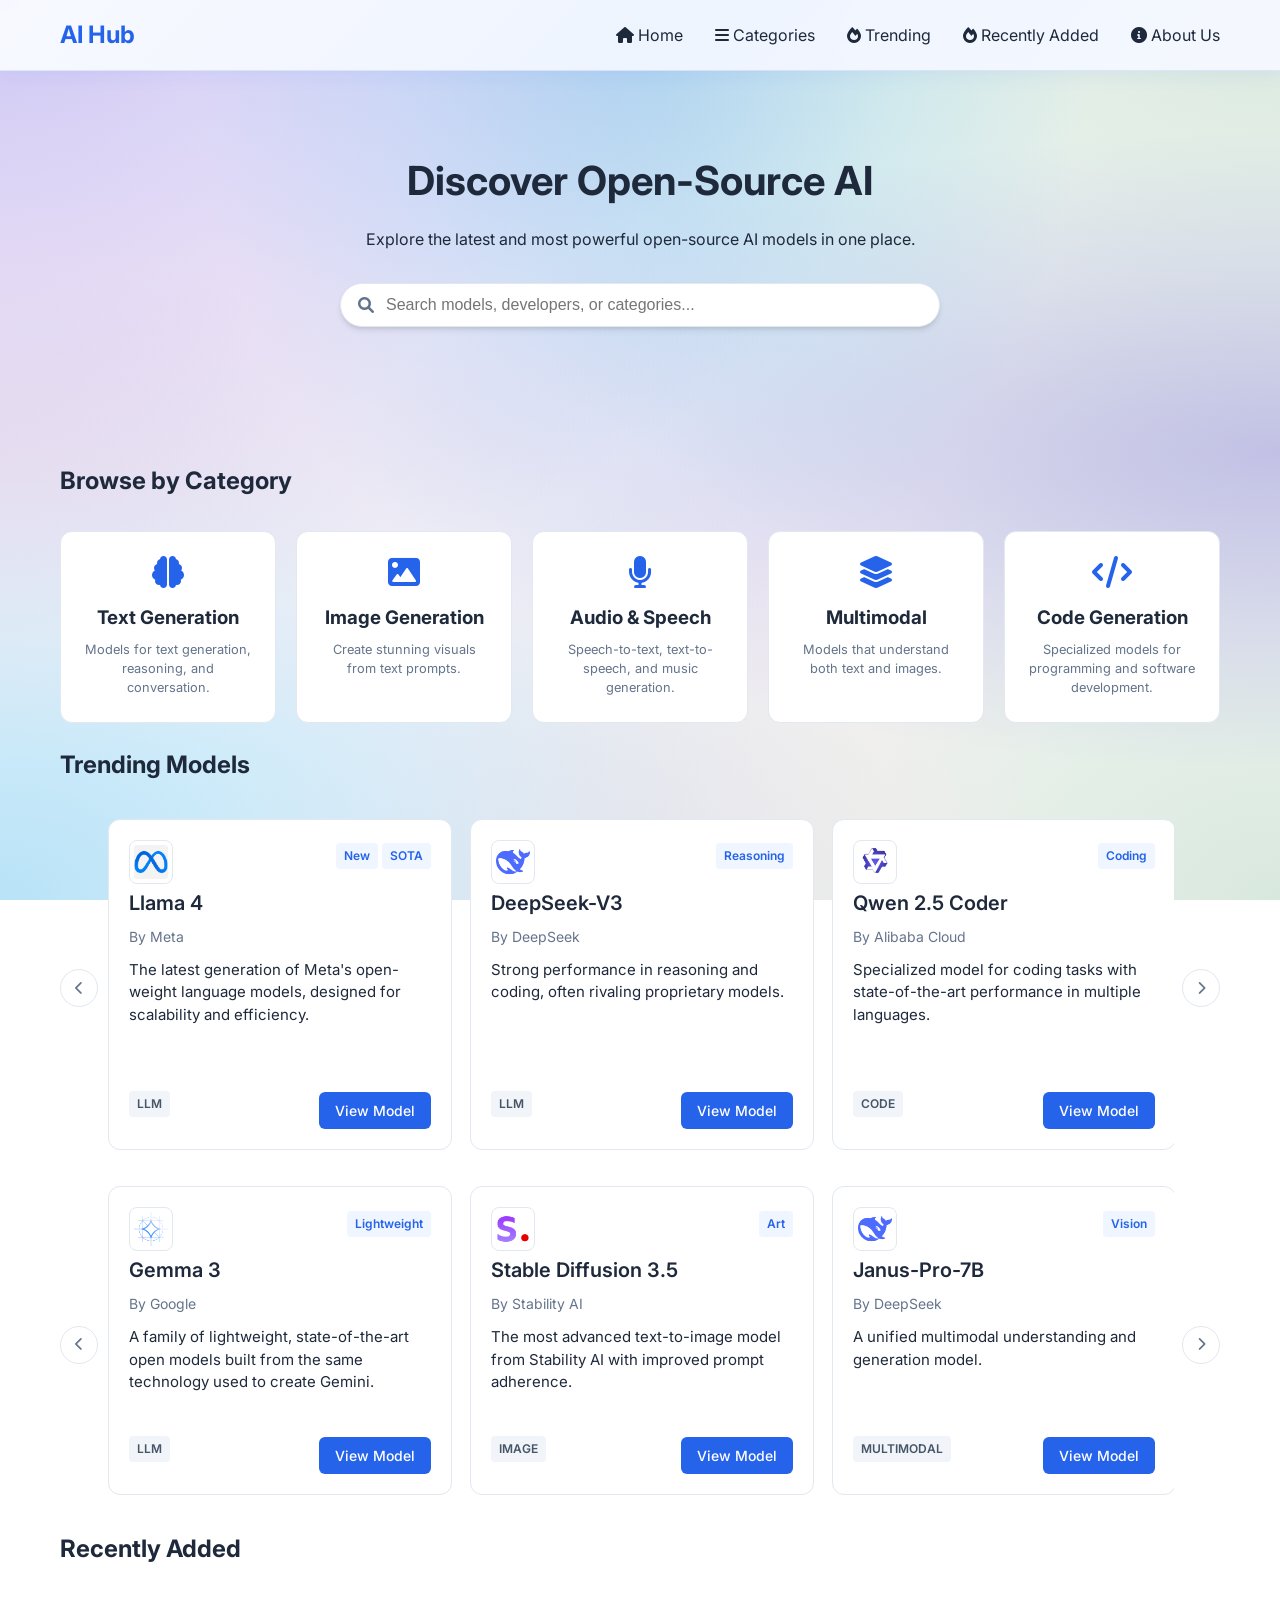
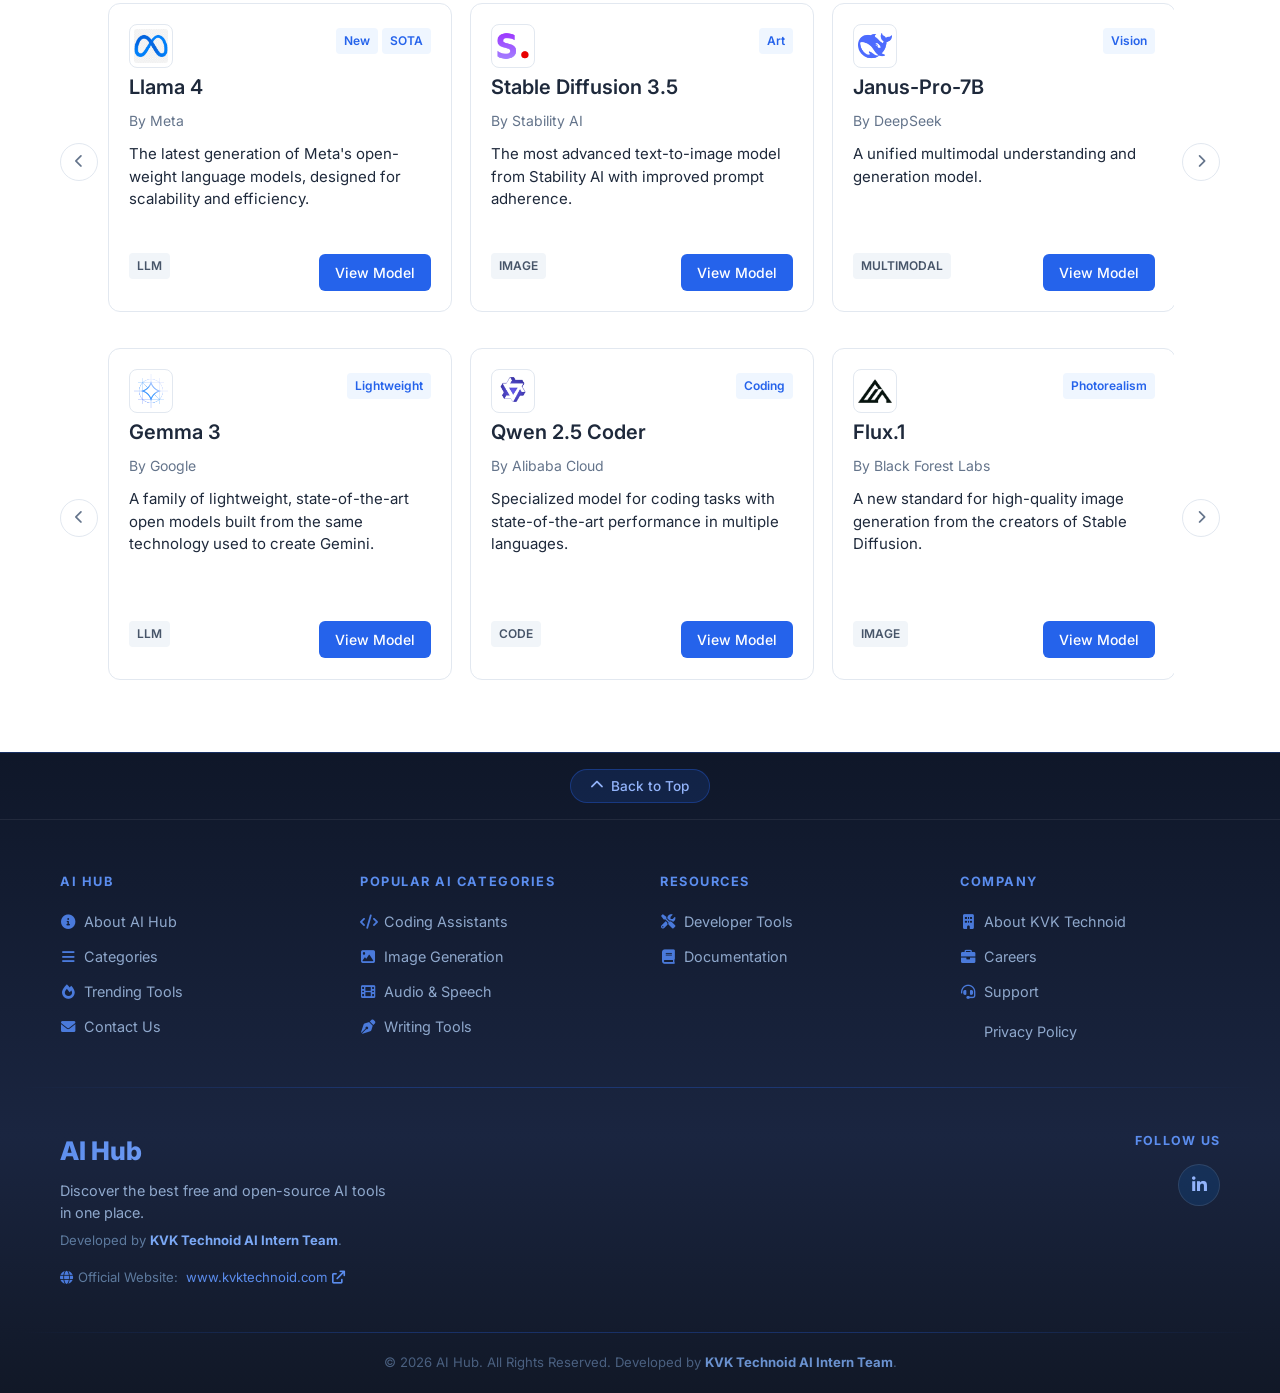
<file: index.html>
<!DOCTYPE html>
<html lang="en">

<head>
    <meta charset="UTF-8">
    <meta name="viewport" content="width=device-width, initial-scale=1.0">
    <title>OpenSource AI Hub - Discover the Best AI Models</title>
    <link rel="stylesheet" href="assets/css/style.css">
    <link rel="stylesheet" href="https://cdnjs.cloudflare.com/ajax/libs/font-awesome/6.0.0/css/all.min.css">
    <link href="https://fonts.googleapis.com/css2?family=Inter:wght@400;500;600;700&display=swap" rel="stylesheet">
</head>

<body>
    <header>
        <div class="container">
            <nav>
                <a href="index.html" class="logo">AI Hub</a>
                <div class="nav-links">
                    <a href="#hero-section"><i class="fa-solid fa-house"></i> Home</a>
                    <a href="#category-section"><i class="fa-solid fa-bars"></i> Categories</a>
                    <a href="#trending-section"><i class="fa-solid fa-fire"></i> Trending</a>
                    <a href="#recently-added-section"><i class="fa-solid fa-fire"></i> Recently Added</a>
                    <a href="#" id="aboutus-btn"><i class="fa-solid fa-info-circle"></i> About Us</a>
                </div>
            </nav>
        </div>
    </header>

    <main>
        <section id="hero-section" class="hero">
            <div class="container">
                <h1>Discover Open-Source AI</h1>
                <p>Explore the latest and most powerful open-source AI models in one place.</p>
                <div class="search-container">
                    <i class="fas fa-search"></i>
                    <input type="text" id="model-search" placeholder="Search models, developers, or categories...">
                </div>
            </div>
        </section>
        <br>

        <section id="search-results-section" class="container" style="display:none;">
            <div class="section-header">
                <h2 id="search-results-label">Search Results</h2>
            </div>
            <div id="search-results-grid" class="model-grid"></div>
        </section>

        <section id="category-section" class="container">
            <div class="section-header">
                <h2>Browse by Category</h2>
            </div>
            <div id="category-grid" class="category-grid">
                <!-- Categories will be injected here -->
            </div>
        </section>
        <br>

        <section id="trending-section" class="container">
            <div class="section-header">
                <h2>Trending Models</h2>
            </div>
            <!-- Row 1 -->
            <div class="carousel-row">
                <button class="carousel-arrow carousel-arrow--left" data-target="trending-row-1"
                    aria-label="Scroll left">
                    <i class="fa-solid fa-chevron-left"></i>
                </button>
                <div class="scroll-wrapper" id="trending-row-1">
                    <div class="model-row" id="trending-grid-1"></div>
                </div>
                <button class="carousel-arrow carousel-arrow--right" data-target="trending-row-1"
                    aria-label="Scroll right">
                    <i class="fa-solid fa-chevron-right"></i>
                </button>
            </div>
            <!-- Row 2 -->
            <div class="carousel-row" style="margin-top: 20px;">
                <button class="carousel-arrow carousel-arrow--left" data-target="trending-row-2"
                    aria-label="Scroll left">
                    <i class="fa-solid fa-chevron-left"></i>
                </button>
                <div class="scroll-wrapper" id="trending-row-2">
                    <div class="model-row" id="trending-grid-2"></div>
                </div>
                <button class="carousel-arrow carousel-arrow--right" data-target="trending-row-2"
                    aria-label="Scroll right">
                    <i class="fa-solid fa-chevron-right"></i>
                </button>
            </div>
        </section>
        <br>

        <section id="recently-added-section" class="container">
            <div class="section-header">
                <h2>Recently Added</h2>
            </div>
            <!-- Row 1 -->
            <div class="carousel-row">
                <button class="carousel-arrow carousel-arrow--left" data-target="recent-row-1" aria-label="Scroll left">
                    <i class="fa-solid fa-chevron-left"></i>
                </button>
                <div class="scroll-wrapper" id="recent-row-1">
                    <div class="model-row" id="recent-grid-1"></div>
                </div>
                <button class="carousel-arrow carousel-arrow--right" data-target="recent-row-1"
                    aria-label="Scroll right">
                    <i class="fa-solid fa-chevron-right"></i>
                </button>
            </div>
            <!-- Row 2 -->
            <div class="carousel-row" style="margin-top: 20px;">
                <button class="carousel-arrow carousel-arrow--left" data-target="recent-row-2" aria-label="Scroll left">
                    <i class="fa-solid fa-chevron-left"></i>
                </button>
                <div class="scroll-wrapper" id="recent-row-2">
                    <div class="model-row" id="recent-grid-2"></div>
                </div>
                <button class="carousel-arrow carousel-arrow--right" data-target="recent-row-2"
                    aria-label="Scroll right">
                    <i class="fa-solid fa-chevron-right"></i>
                </button>
            </div>
        </section>
    </main>

    <footer class="site-footer">

        <!-- Back to Top -->
        <div class="footer-top-bar">
            <button class="back-to-top-btn" onclick="window.scrollTo({top:0,behavior:'smooth'})">
                <i class="fa-solid fa-chevron-up"></i> Back to Top
            </button>
        </div>

        <!-- Main columns -->
        <div class="footer-columns container">

            <!-- Column 1: AI Hub -->
            <div class="footer-col">
                <h4 class="footer-col-title">AI Hub</h4>
                <ul class="footer-links">
                    <li><a href="#" id="footer-aboutus-link"><i class="fa-solid fa-circle-info fa-fw"></i> About AI
                            Hub</a></li>
                    <li><a href="#category-section"><i class="fa-solid fa-bars fa-fw"></i> Categories</a></li>
                    <li><a href="#trending-section"><i class="fa-solid fa-fire fa-fw"></i> Trending Tools</a></li>
                    <li><a href="#"><i class="fa-solid fa-envelope fa-fw"></i> Contact Us</a></li>
                </ul>
            </div>

            <!-- Column 2: Popular AI Categories -->
            <div class="footer-col">
                <h4 class="footer-col-title">Popular AI Categories</h4>
                <ul class="footer-links">
                    <li><a href="categories/category.html?id=code"><i class="fa-solid fa-code fa-fw"></i> Coding
                            Assistants</a></li>
                    <li><a href="categories/category.html?id=image"><i class="fa-solid fa-image fa-fw"></i> Image
                            Generation</a></li>
                    <li><a href="categories/category.html?id=audio"><i class="fa-solid fa-film fa-fw"></i> Audio &amp;
                            Speech</a></li>
                    <li><a href="categories/category.html?id=llm"><i class="fa-solid fa-pen-nib fa-fw"></i> Writing
                            Tools</a></li>
                </ul>
            </div>

            <!-- Column 3: Resources -->
            <div class="footer-col">
                <h4 class="footer-col-title">Resources</h4>
                <ul class="footer-links">
                    <li><a href="pages/developer-tools.html"><i class="fa-solid fa-screwdriver-wrench fa-fw"></i>
                            Developer
                            Tools</a></li>
                    <li><a href="pages/documentation.html"><i class="fa-solid fa-book fa-fw"></i> Documentation</a>
                    </li>
                </ul>
            </div>

            <!-- Column 4: Company -->
            <div class="footer-col">
                <h4 class="footer-col-title">Company</h4>
                <ul class="footer-links">
                    <li><a href="https://www.kvktechnoid.com" target="_blank" rel="noopener noreferrer"><i
                                class="fa-solid fa-building fa-fw"></i> About KVK Technoid</a></li>
                    <li><a href="https://www.kvktechnoid.com/careers" target="_blank" rel="noopener noreferrer"><i
                                class="fa-solid fa-briefcase fa-fw"></i> Careers</a></li>
                    <li><a href="https://www.kvktechnoid.com/support" target="_blank" rel="noopener noreferrer"><i
                                class="fa-solid fa-headset fa-fw"></i> Support</a></li>
                    <li><a href="https://www.kvktechnoid.com/privacy-policy" target="_blank"
                            rel="noopener noreferrer"><i class="fa-solid fa-shield-halved fa-fw"></i> Privacy Policy</a>
                    </li>
                </ul>
            </div>

        </div>

        <!-- Divider -->
        <div class="footer-divider"></div>

        <!-- Branding + social row -->
        <div class="footer-brand-row container">
            <div class="footer-brand-info">
                <div class="footer-logo">AI Hub</div>
                <p class="footer-tagline">Discover the best free and open-source AI tools in one place.</p>
                <p class="footer-dev-credit">Developed by <strong>KVK Technoid AI Intern Team</strong>.</p>
                <div class="footer-website">
                    <span class="footer-website-label"><i class="fa-solid fa-globe"></i> Official Website:</span>
                    <a href="https://www.kvktechnoid.com" target="_blank" rel="noopener noreferrer"
                        class="footer-website-link">
                        www.kvktechnoid.com <i class="fa-solid fa-arrow-up-right-from-square"></i>
                    </a>
                </div>
            </div>
            <div class="footer-social">
                <span class="footer-social-label">Follow Us</span>
                <div class="footer-social-icons">
                    <a href="https://www.linkedin.com/company/kvktechnoid" target="_blank" rel="noopener noreferrer"
                        class="footer-social-btn footer-social-linkedin" aria-label="LinkedIn">
                        <i class="fa-brands fa-linkedin-in"></i>
                    </a>
                </div>
            </div>
        </div>

        <!-- Divider -->
        <div class="footer-divider"></div>

        <!-- Copyright -->
        <div class="footer-copyright container">
            <p>&copy; 2026 AI Hub. All Rights Reserved. Developed by <strong>KVK Technoid AI Intern Team</strong>.</p>
        </div>

    </footer>

    <!-- About Us Modal -->
    <div id="aboutus-modal" class="modal-overlay" style="display: none;">
        <div class="modal-content">
            <div class="modal-header">
                <h2>About Us</h2>
                <button id="aboutus-close-btn" class="btn-back"><i class="fa-solid fa-arrow-left"></i> Back</button>
            </div>
            <div class="modal-body">
                <p>Welcome to OpenSource AI Hub! We are dedicated to providing the best open-source AI models in one
                    place. Explore, discover, and build with the community.</p>
                <p>Our platform brings together researchers, developers, and enthusiasts from all around the world to
                    collaborate and push the boundaries of Artificial Intelligence. With OpenSource AI Hub, you can find
                    the tools you need to build the next generation of intelligent applications.</p>
                <p>Feel free to browse our wide range of categories, check out the trending models, or use the search
                    functionality to find specific tools that match your project requirements.</p>
            </div>
        </div>
    </div>

    <script src="assets/js/models_data.js"></script>
    <script src="assets/js/main.js"></script>
</body>

</html>
</file>
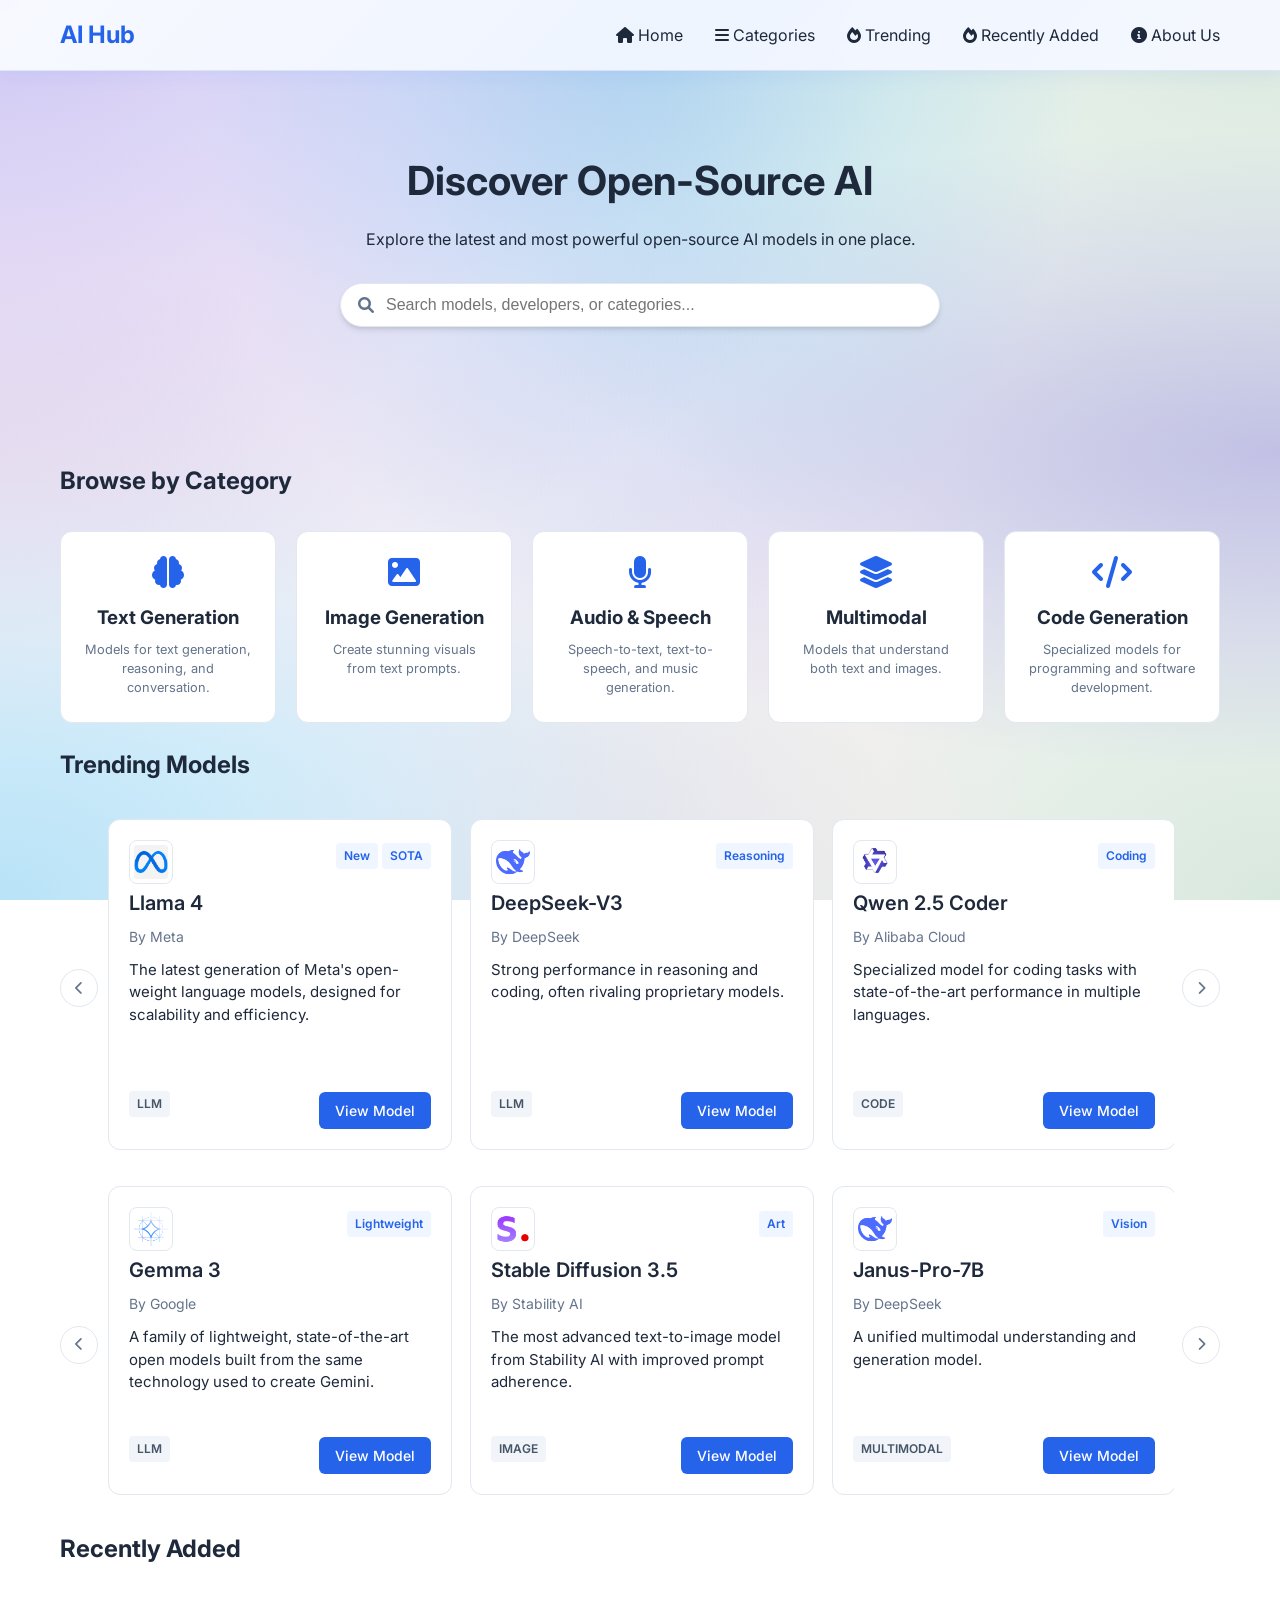
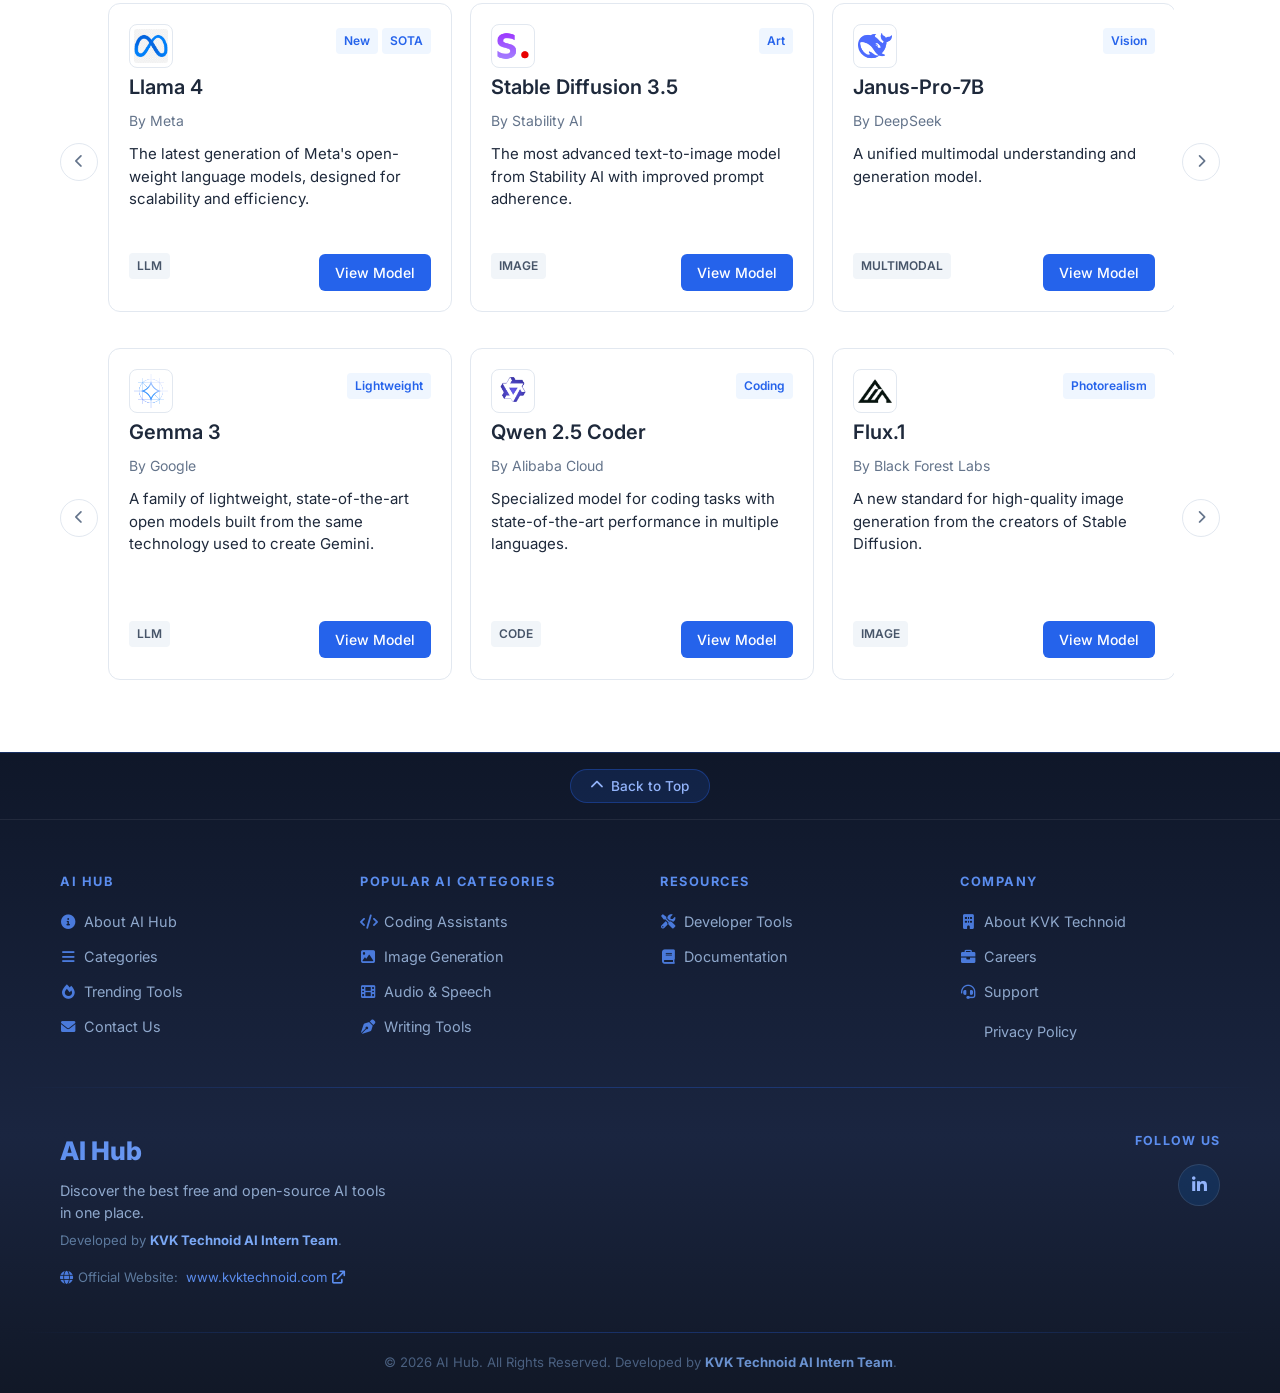
<file: categories/category.html>
<!DOCTYPE html>
<html lang="en">

<head>
    <meta charset="UTF-8">
    <meta name="viewport" content="width=device-width, initial-scale=1.0">
    <title>Category - OpenSource AI Hub</title>
    <link rel="stylesheet" href="../assets/css/style.css">
    <link rel="stylesheet" href="https://cdnjs.cloudflare.com/ajax/libs/font-awesome/6.0.0/css/all.min.css">
    <link href="https://fonts.googleapis.com/css2?family=Inter:wght@400;500;600;700&display=swap" rel="stylesheet">
</head>

<body>
    <header>
        <div class="container">
            <nav>
                <a href="../index.html" class="logo" id="nav-logo">AI Hub</a>
                <div class="nav-links">
                    <a href="../index.html" id="nav-home"><i class="fa-solid fa-house"></i> Home</a>
                </div>
            </nav>
        </div>
    </header>

    <main class="container" style="padding-top: 40px;">
        <button id="back-btn" style="
            display: inline-flex;
            align-items: center;
            gap: 8px;
            background: transparent;
            border: 1px solid var(--border-color);
            color: var(--text-muted);
            padding: 8px 16px;
            border-radius: 8px;
            font-size: 0.9rem;
            cursor: pointer;
            margin-bottom: 24px;
            transition: color 0.2s ease, border-color 0.2s ease, transform 0.2s ease;
        ">
            <i class="fa-solid fa-arrow-left"></i> Back
        </button>

        <div id="category-info" style="margin-bottom: 40px;">
            <h1 id="category-title" style="font-size: 2.5rem; margin-bottom: 0.5rem;">Category Name</h1>
            <p id="category-desc" style="color: var(--text-muted); font-size: 1.1rem;">Category description goes here.
            </p>
        </div>

        <div id="category-models-grid" class="model-grid">
            <!-- Models for this category will be injected here -->
        </div>
    </main>

    <footer>
        <div class="container">
            <p>&copy; 2026 OpenSource AI Hub. All rights reserved.</p>
        </div>
    </footer>

    <script src="../assets/js/models_data.js"></script>
    <script>
        /* ── Smooth navigation helper ─────────────────── */
        function navigateWithTransition(href) {
            document.body.classList.add('page-exit');
            setTimeout(() => { window.location.href = href; }, 220);
        }

        function goBack() {
            navigateWithTransition('../index.html');
        }

        /* ── Intercept internal nav links ─────────────── */
        function setupSmoothLinks() {
            document.querySelectorAll('a[href]').forEach(link => {
                const href = link.getAttribute('href');
                if (!href || href.startsWith('http') || href.startsWith('#') || href.startsWith('mailto')) return;
                link.addEventListener('click', e => {
                    e.preventDefault();
                    navigateWithTransition(link.href);
                });
            });
        }

        /* ── Back button hover effect ─────────────────── */
        const backBtn = document.getElementById('back-btn');
        backBtn.addEventListener('mouseenter', () => {
            backBtn.style.color = 'var(--primary-color)';
            backBtn.style.borderColor = 'var(--primary-color)';
            backBtn.style.transform = 'translateX(-3px)';
        });
        backBtn.addEventListener('mouseleave', () => {
            backBtn.style.color = 'var(--text-muted)';
            backBtn.style.borderColor = 'var(--border-color)';
            backBtn.style.transform = 'translateX(0)';
        });
        backBtn.addEventListener('click', goBack);

        /* ── Page content ─────────────────────────────── */
        document.addEventListener('DOMContentLoaded', () => {
            setupSmoothLinks();

            const urlParams = new URLSearchParams(window.location.search);
            const catId = urlParams.get('id');

            if (!catId) { window.location.href = '../index.html'; return; }

            const category = modelsData.categories.find(c => c.id === catId);
            if (!category) { window.location.href = '../index.html'; return; }

            document.title = `${category.name} - OpenSource AI Hub`;
            document.getElementById('category-title').textContent = category.name;
            document.getElementById('category-desc').textContent = category.description;

            const grid = document.getElementById('category-models-grid');
            const models = modelsData.models.filter(m => m.category === catId);

            if (models.length > 0) {
                grid.innerHTML = models.map(model => {
                    const iconHtml = model.icon
                        ? `<img src="../${model.icon}" alt="${model.name} logo" class="model-icon" onerror="this.style.display='none'">`
                        : '';
                    return `
                    <div class="model-card">
                        <div class="model-card-header">
                            ${iconHtml}
                            <div>
                                ${model.tags.map(tag => `<span class="model-badge">${tag}</span>`).join(' ')}
                            </div>
                        </div>
                        <h3 class="model-title">${model.name}</h3>
                        <p class="model-dev">By ${model.developer}</p>
                        <p class="model-desc">${model.description}</p>
                        <div class="model-footer">
                            <a href="${model.link}" target="_blank" class="btn-view">View Model</a>
                        </div>
                    </div>
                `}).join('');
            } else {
                grid.innerHTML = '<p style="grid-column: 1/-1; text-align: center; padding: 40px;">No models found in this category yet.</p>';
            }
        });
    </script>
</body>

</html>
</file>
<file: assets/css/style.css>
:root {
    --primary-color: #2563eb;
    --secondary-color: #64748b;
    --bg-color: #ffffff;
    --mesh-color-1: rgba(79, 184, 236, 0.4);
    /* light blue */
    --mesh-color-2: rgba(134, 113, 225, 0.4);
    /* light purple */
    --mesh-color-3: rgba(129, 179, 146, 0.3);
    /* light green */
    --mesh-color-4: rgba(254, 215, 226, 0.4);
    /* light pink */
    --card-bg: #ffffff;
    --text-main: #1e293b;
    --text-muted: #64748b;
    --border-color: #e2e8f0;
    --shadow: 0 4px 6px -1px rgb(0 0 0 / 0.1), 0 2px 4px -2px rgb(0 0 0 / 0.1);
    --font-sans: 'Inter', system-ui, -apple-system, sans-serif;
}

* {
    margin: 0;
    padding: 0;
    box-sizing: border-box;
}

html {
    scroll-behavior: smooth;
}

/* ── Page Transition ─────────────────────────────────── */
@keyframes pageEnter {
    from {
        opacity: 0;
        transform: translateY(18px);
    }

    to {
        opacity: 1;
        transform: none;
    }
}

@keyframes pageExit {
    from {
        opacity: 1;
        transform: none;
    }

    to {
        opacity: 0;
        transform: translateY(-14px);
    }
}

body {
    animation: pageEnter 0.38s cubic-bezier(0.22, 1, 0.36, 1) both;
}

body.page-exit {
    animation: pageExit 0.22s ease-in forwards;
    pointer-events: none;
}

body {
    font-family: var(--font-sans);
    background-color: var(--bg-color);
    background-image:
        radial-gradient(at 0% 0%, var(--mesh-color-2) 0, transparent 50%),
        radial-gradient(at 50% 0%, var(--mesh-color-1) 0, transparent 50%),
        radial-gradient(at 100% 0%, var(--mesh-color-3) 0, transparent 50%),
        radial-gradient(at 0% 50%, var(--mesh-color-4) 0, transparent 50%),
        radial-gradient(at 100% 50%, var(--mesh-color-2) 0, transparent 50%),
        radial-gradient(at 0% 100%, var(--mesh-color-1) 0, transparent 50%),
        radial-gradient(at 50% 100%, var(--mesh-color-4) 0, transparent 50%),
        radial-gradient(at 100% 100%, var(--mesh-color-3) 0, transparent 50%);
    background-attachment: fixed;
    color: var(--text-main);
    line-height: 1.5;
    min-height: 100vh;
}

a {
    text-decoration: none;
    color: inherit;
}

.container {
    max-width: 1200px;
    margin: 0 auto;
    padding: 0 20px;
}

/* Navbar */
header {
    background: linear-gradient(135deg,
        rgba(248, 250, 255, 0.97) 0%,
        rgba(240, 245, 255, 0.97) 50%,
        rgba(245, 248, 255, 0.97) 100%);
    border-bottom: 1px solid rgba(37, 99, 235, 0.12);
    box-shadow: 0 2px 20px rgba(37, 99, 235, 0.08);
    backdrop-filter: blur(12px);
    -webkit-backdrop-filter: blur(12px);
    position: sticky;
    top: 0;
    z-index: 100;
}

nav {
    display: flex;
    justify-content: space-between;
    align-items: center;
    height: 70px;
}

.logo {
    font-size: 1.5rem;
    font-weight: 700;
    color: var(--primary-color);
}

.nav-links {
    display: flex;
    gap: 2rem;
}

.nav-links a:hover {
    color: var(--primary-color);
}

/* Hero & Search */
.hero {
    padding: 80px 0;
    text-align: center;
    background: transparent;
}

.hero h1 {
    font-size: 2.5rem;
    margin-bottom: 1rem;
}

.search-container {
    max-width: 600px;
    margin: 2rem auto;
    position: relative;
}

.search-container input {
    width: 100%;
    padding: 12px 20px;
    padding-left: 45px;
    border: 1px solid var(--border-color);
    border-radius: 50px;
    font-size: 1rem;
    box-shadow: var(--shadow);
    outline: none;
}

.search-container i {
    position: absolute;
    left: 18px;
    top: 50%;
    transform: translateY(-50%);
    color: var(--text-muted);
}

/* Sections */
section {
    padding: 40px 0;
    scroll-margin-top: 86px;
    /* sticky header (70px) + breathing room (16px) */
}

.section-header {
    display: flex;
    justify-content: space-between;
    align-items: center;
    margin-bottom: 2rem;
}

.section-header h2 {
    font-size: 1.5rem;
}

/* Categories */
.category-grid {
    display: grid;
    grid-template-columns: repeat(auto-fill, minmax(200px, 1fr));
    gap: 20px;
}

.category-card {
    background: var(--card-bg);
    padding: 24px;
    border-radius: 12px;
    text-align: center;
    border: 1px solid var(--border-color);
    transition: transform 0.3s cubic-bezier(0.22, 1, 0.36, 1),
        box-shadow 0.3s ease,
        border-color 0.3s ease;
}

.category-card:hover {
    transform: translateY(-7px) scale(1.02);
    box-shadow: 0 12px 28px -6px rgb(37 99 235 / 0.18);
    border-color: var(--primary-color);
}

.category-card i {
    font-size: 2rem;
    color: var(--primary-color);
    margin-bottom: 1rem;
}

/* Model Cards */
.model-grid {
    display: grid;
    grid-template-columns: repeat(auto-fill, minmax(300px, 1fr));
    gap: 24px;
}

/* ── Carousel (2 independent rows + arrows) ──────────── */
.carousel-row {
    display: flex;
    align-items: center;
    gap: 8px;
}

/* Arrow buttons */
.carousel-arrow {
    flex-shrink: 0;
    width: 38px;
    height: 38px;
    display: flex;
    align-items: center;
    justify-content: center;
    background: var(--card-bg);
    border: 1px solid var(--border-color);
    border-radius: 50%;
    color: var(--text-muted);
    font-size: 0.85rem;
    cursor: pointer;
    transition: background 0.2s ease, color 0.2s ease,
        border-color 0.2s ease, transform 0.15s ease,
        box-shadow 0.2s ease;
    z-index: 1;
}

.carousel-arrow:hover {
    background: var(--primary-color);
    color: #fff;
    border-color: var(--primary-color);
    transform: scale(1.1);
    box-shadow: 0 4px 14px rgb(37 99 235 / 0.35);
}

.carousel-arrow:active {
    transform: scale(0.95);
}

/* Scroll strip */
.scroll-wrapper {
    flex: 1;
    overflow-x: auto;
    overflow-y: hidden;
    scrollbar-width: thin;
    scrollbar-color: var(--border-color) transparent;
    scroll-behavior: smooth;
    padding-bottom: 8px;
}

.scroll-wrapper::-webkit-scrollbar {
    height: 5px;
}

.scroll-wrapper::-webkit-scrollbar-track {
    background: transparent;
}

.scroll-wrapper::-webkit-scrollbar-thumb {
    background: var(--border-color);
    border-radius: 99px;
}

.scroll-wrapper::-webkit-scrollbar-thumb:hover {
    background: var(--primary-color);
}

/* Model strip inside each row */
.model-row {
    display: flex;
    gap: 18px;
    padding: 4px 2px 4px 2px;
    scroll-snap-type: x mandatory;
    width: max-content;
}

.model-row .model-card {
    /* width set dynamically by JS to fit exactly 3 per visible row */
    flex-shrink: 0;
    scroll-snap-align: start;
}


.model-card {
    background: var(--card-bg);
    border: 1px solid var(--border-color);
    border-radius: 12px;
    padding: 20px;
    display: flex;
    flex-direction: column;
    transition: box-shadow 0.3s ease,
        transform 0.3s cubic-bezier(0.22, 1, 0.36, 1),
        border-color 0.3s ease;
}

.model-card:hover {
    box-shadow: 0 10px 24px -4px rgb(0 0 0 / 0.12);
    transform: translateY(-4px);
    border-color: var(--primary-color);
}

/* Model icon */
.model-card-header {
    display: flex;
    align-items: center;
    justify-content: space-between;
    margin-bottom: 4px;
}

.model-icon {
    width: 44px;
    height: 44px;
    object-fit: contain;
    border-radius: 8px;
    border: 1px solid var(--border-color);
    padding: 4px;
    background: #fff;
    flex-shrink: 0;
}

.model-badge {
    display: inline-block;
    padding: 4px 8px;
    background: #eff6ff;
    color: var(--primary-color);
    border-radius: 4px;
    font-size: 0.75rem;
    font-weight: 600;
    margin-bottom: 12px;
}

.model-title {
    font-size: 1.25rem;
    font-weight: 600;
    margin-bottom: 8px;
}

.model-dev {
    color: var(--text-muted);
    font-size: 0.875rem;
    margin-bottom: 12px;
}

.model-desc {
    color: var(--text-main);
    font-size: 0.9375rem;
    margin-bottom: 20px;
    flex-grow: 1;
}

.model-footer {
    display: flex;
    justify-content: space-between;
    align-items: center;
}

.btn-view {
    padding: 8px 16px;
    background: var(--primary-color);
    color: white;
    border-radius: 6px;
    font-size: 0.875rem;
    font-weight: 500;
    transition: background 0.2s ease, transform 0.2s ease, box-shadow 0.2s ease;
    display: inline-block;
}

.btn-view:hover {
    background: #1d4ed8;
    transform: translateY(-1px);
    box-shadow: 0 4px 12px rgb(37 99 235 / 0.35);
}

/* ── Site Footer ───────────────────────────────────── */
.site-footer {
    background: linear-gradient(180deg, #0f1729 0%, #1a2540 60%, #111827 100%);
    color: #c8d3e8;
    margin-top: 60px;
    border-top: 1px solid rgba(37, 99, 235, 0.3);
}

/* Back to top bar */
.footer-top-bar {
    display: flex;
    justify-content: center;
    padding: 16px 0;
    border-bottom: 1px solid rgba(255, 255, 255, 0.07);
}

.back-to-top-btn {
    display: inline-flex;
    align-items: center;
    gap: 8px;
    background: rgba(37, 99, 235, 0.15);
    color: #93b4fb;
    border: 1px solid rgba(37, 99, 235, 0.35);
    padding: 8px 20px;
    border-radius: 50px;
    font-size: 0.85rem;
    font-weight: 500;
    cursor: pointer;
    font-family: var(--font-sans);
    transition: background 0.25s ease, color 0.25s ease, transform 0.2s ease, box-shadow 0.25s ease;
}

.back-to-top-btn:hover {
    background: rgba(37, 99, 235, 0.35);
    color: #fff;
    transform: translateY(-2px);
    box-shadow: 0 6px 20px rgba(37, 99, 235, 0.4);
}

/* Footer columns grid */
.footer-columns {
    display: grid;
    grid-template-columns: repeat(4, 1fr);
    gap: 40px;
    padding: 52px 20px 44px;
}

.footer-col-title {
    font-size: 0.8rem;
    font-weight: 700;
    text-transform: uppercase;
    letter-spacing: 0.12em;
    color: #5b8dee;
    margin-bottom: 18px;
}

.footer-links {
    list-style: none;
    padding: 0;
    margin: 0;
    display: flex;
    flex-direction: column;
    gap: 11px;
}

.footer-links a {
    color: #8fa8cc;
    font-size: 0.9rem;
    display: inline-flex;
    align-items: center;
    gap: 8px;
    transition: color 0.2s ease, transform 0.2s ease;
    text-decoration: none;
}

.footer-links a i {
    width: 16px;
    color: #4a7adb;
    flex-shrink: 0;
    transition: color 0.2s ease;
}

.footer-links a:hover {
    color: #93b4fb;
    transform: translateX(4px);
}

.footer-links a:hover i {
    color: #7ba8f5;
}

/* Footer divider */
.footer-divider {
    height: 1px;
    background: linear-gradient(90deg, transparent, rgba(37, 99, 235, 0.3) 30%, rgba(37, 99, 235, 0.3) 70%, transparent);
    margin: 0 20px;
}

/* Brand + social row */
.footer-brand-row {
    display: flex;
    justify-content: space-between;
    align-items: flex-start;
    gap: 40px;
    padding: 44px 20px;
}

.footer-logo {
    font-size: 1.6rem;
    font-weight: 800;
    background: linear-gradient(135deg, #5b8dee 0%, #93b4fb 100%);
    -webkit-background-clip: text;
    -webkit-text-fill-color: transparent;
    background-clip: text;
    margin-bottom: 10px;
}

.footer-tagline {
    font-size: 0.9rem;
    color: #8fa8cc;
    margin-bottom: 6px;
    max-width: 340px;
    line-height: 1.55;
}

.footer-dev-credit {
    font-size: 0.82rem;
    color: #5d7a9e;
    margin-bottom: 14px;
}

.footer-dev-credit strong {
    color: #7ba8f5;
}

.footer-website {
    display: inline-flex;
    align-items: center;
    gap: 8px;
    flex-wrap: wrap;
}

.footer-website-label {
    font-size: 0.82rem;
    color: #5d7a9e;
    display: inline-flex;
    align-items: center;
    gap: 5px;
}

.footer-website-label i {
    color: #4a7adb;
}

.footer-website-link {
    font-size: 0.82rem;
    color: #5b8dee;
    text-decoration: none;
    display: inline-flex;
    align-items: center;
    gap: 5px;
    transition: color 0.2s ease;
}

.footer-website-link:hover {
    color: #93b4fb;
}

/* Social buttons */
.footer-social {
    display: flex;
    flex-direction: column;
    align-items: flex-end;
    gap: 14px;
}

.footer-social-label {
    font-size: 0.78rem;
    font-weight: 700;
    text-transform: uppercase;
    letter-spacing: 0.1em;
    color: #5b8dee;
}

.footer-social-icons {
    display: flex;
    gap: 12px;
}

.footer-social-btn {
    display: flex;
    align-items: center;
    justify-content: center;
    width: 42px;
    height: 42px;
    border-radius: 50%;
    font-size: 1.05rem;
    text-decoration: none;
    transition: transform 0.25s ease, box-shadow 0.25s ease, background 0.25s ease;
    border: 1px solid rgba(255, 255, 255, 0.1);
}

.footer-social-linkedin {
    background: rgba(10, 102, 194, 0.2);
    color: #93b4fb;
}

.footer-social-linkedin:hover {
    background: #0a66c2;
    color: #fff;
    transform: translateY(-3px);
    box-shadow: 0 8px 24px rgba(10, 102, 194, 0.5);
    border-color: #0a66c2;
}

.footer-social-github {
    background: rgba(255, 255, 255, 0.08);
    color: #93b4fb;
}

.footer-social-github:hover {
    background: #fff;
    color: #111;
    transform: translateY(-3px);
    box-shadow: 0 8px 24px rgba(255, 255, 255, 0.2);
    border-color: #fff;
}

/* Copyright bar */
.footer-copyright {
    text-align: center;
    padding: 20px;
    font-size: 0.82rem;
    color: #4a6080;
}

.footer-copyright strong {
    color: #6a92d0;
}

/* Responsive footer */
@media (max-width: 900px) {
    .footer-columns {
        grid-template-columns: repeat(2, 1fr);
    }
}

@media (max-width: 560px) {
    .footer-columns {
        grid-template-columns: 1fr;
        gap: 28px;
    }
    .footer-brand-row {
        flex-direction: column;
        align-items: flex-start;
    }
    .footer-social {
        align-items: flex-start;
    }
}

/* Responsive */
@media (max-width: 768px) {
    .nav-links {
        display: none;
    }

    .hero h1 {
        font-size: 2rem;
    }
}

/* ── Modal Overlay ─────────────────────────────────── */
.modal-overlay {
    position: fixed;
    top: 0;
    left: 0;
    width: 100vw;
    height: 100vh;
    background: rgba(0, 0, 0, 0.6);
    backdrop-filter: blur(5px);
    z-index: 1000;
    display: flex;
    justify-content: center;
    align-items: center;
    opacity: 0;
    transition: opacity 0.3s ease;
}

.modal-overlay.show {
    opacity: 1;
}

.modal-content {
    background: var(--card-bg);
    padding: 0;
    border-radius: 16px;
    max-width: 800px;
    width: 90%;
    min-height: 50vh;
    display: flex;
    flex-direction: column;
    text-align: left;
    box-shadow: 0 20px 40px -10px rgba(0,0,0,0.3);
    transform: translateY(-20px);
    transition: transform 0.3s cubic-bezier(0.22, 1, 0.36, 1);
    overflow: hidden;
}

.modal-overlay.show .modal-content {
    transform: translateY(0);
}

.modal-header {
    display: flex;
    justify-content: space-between;
    align-items: center;
    padding: 24px 32px;
    border-bottom: 1px solid var(--border-color);
    background: var(--bg-color);
}

.modal-header h2 {
    margin: 0;
    color: var(--primary-color);
    font-size: 1.8rem;
}

.modal-body {
    padding: 32px;
    overflow-y: auto;
    flex-grow: 1;
}

.modal-body p {
    margin-bottom: 20px;
    color: var(--text-main);
    line-height: 1.6;
    font-size: 1.05rem;
}

/* Modal Back Button */
.btn-back {
    display: inline-flex;
    align-items: center;
    gap: 8px;
    background: transparent;
    border: 1px solid var(--border-color);
    color: var(--text-muted);
    padding: 8px 16px;
    border-radius: 8px;
    font-size: 0.9rem;
    cursor: pointer;
    transition: color 0.2s ease, border-color 0.2s ease, transform 0.2s ease, background 0.2s ease;
}

.btn-back:hover {
    color: var(--primary-color);
    border-color: var(--primary-color);
    background: rgba(37, 99, 235, 0.05); /* very light primary color background */
    transform: translateY(-2px);
}
</file>
